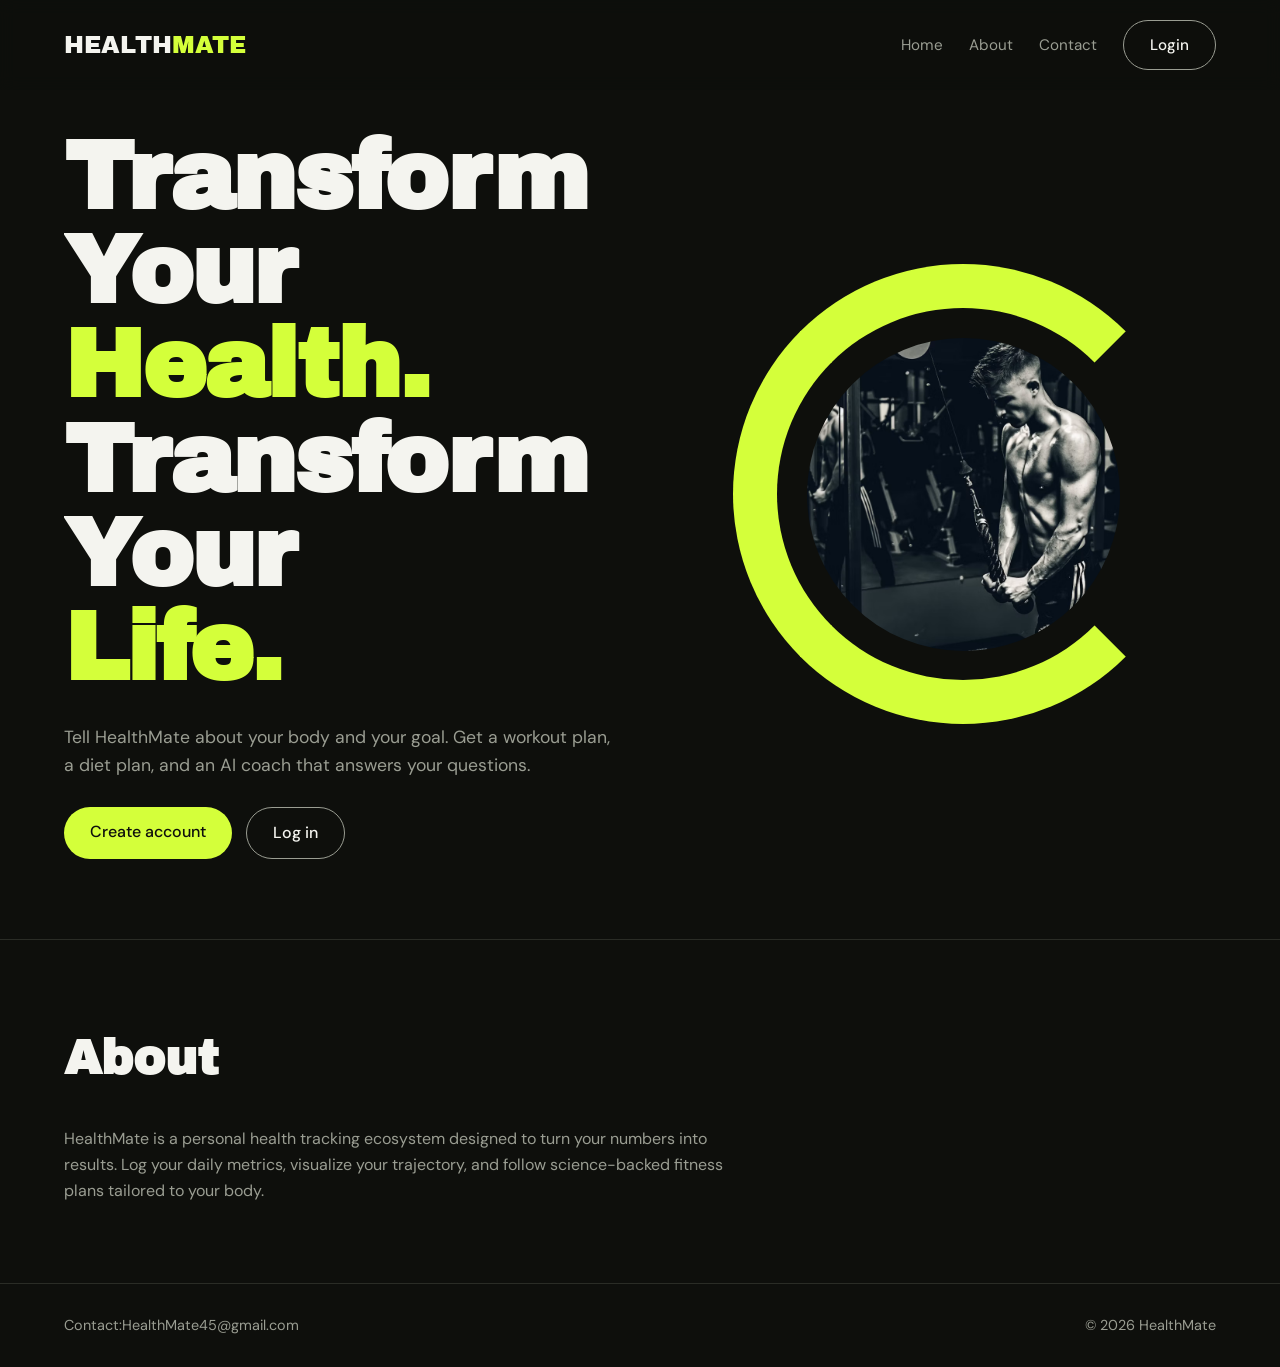
<file: frontend/index.html>
<!DOCTYPE html>
<html lang="en">
<head>
<meta charset="UTF-8">
<meta name="viewport" content="width=device-width, initial-scale=1">
<title>HealthMate | AI-powered health</title>
<link rel="preconnect" href="https://fonts.googleapis.com">
<link rel="preconnect" href="https://fonts.gstatic.com" crossorigin>
<link href="https://fonts.googleapis.com/css2?family=Archivo+Black&family=DM+Sans:wght@400;500&display=swap" rel="stylesheet">
<link rel="stylesheet" href="css/style.css">
</head>
<body>
<header class="nav">
  <a class="logo" href="#home">HEALTH<span>MATE</span></a>
  <nav>
    <a href="#home">Home</a>
    <a href="#about">About</a>
    <a href="#contact">Contact</a>
    <a class="btn-ghost" href="login.html">Login</a>
  </nav>
</header>

<main>
  <section class="hero" id="home">
    <div class="hero-text">
      <h1 aria-label="Transform your health. Transform your life.">
        <span class="line"><span>Transform</span></span>
        <span class="line"><span>Your</span></span>
        <span class="line accent"><span>Health.</span></span>
        <span class="line"><span>Transform</span></span>
        <span class="line"><span>Your</span></span>
        <span class="line accent"><span>Life.</span></span>
      </h1>
      <p class="sub">Tell HealthMate about your body and your goal. Get a workout plan, a diet plan, and an AI coach that answers your questions.</p>
      <div class="cta">
        <a class="btn" href="login.html?mode=signup">Create account</a>
        <a class="btn-ghost" href="login.html">Log in</a>
      </div>
    </div>

    <div class="hero-visual">
      <div class="ring"></div>
      <img src="images/hero.jpg" alt="Person working out">
    </div>
  </section>

  <section class="about" id="about">
    <h2>About</h2>
    <p>HealthMate is a personal health tracking ecosystem designed to turn your numbers into results. Log your daily metrics, visualize your trajectory, and follow science-backed fitness plans tailored to your body.</p>
  </section>
</main>

<footer id="contact">
  <span>Contact:HealthMate45@gmail.com</span>
  <span>&copy; 2026 HealthMate</span>
</footer>
</body>
</html>
</file>
<file: frontend/css/style.css>
:root{
  --bg:#0e0f0c; --text:#f4f4ef; --muted:#9a9d92; --line:#2a2c26; --accent:#d4ff3a;
  --head:"Archivo Black","Arial Black",Impact,sans-serif;
  --body:"DM Sans",system-ui,-apple-system,"Segoe UI",sans-serif;
}
*{box-sizing:border-box;margin:0;padding:0}
html{scroll-behavior:smooth}
body{background:var(--bg);color:var(--text);font-family:var(--body);line-height:1.6;overflow-x:hidden}
a{color:inherit;text-decoration:none}
a:focus-visible,button:focus-visible{outline:2px solid var(--accent);outline-offset:3px}

/* nav */
.nav{display:flex;justify-content:space-between;align-items:center;padding:20px 5vw;position:sticky;top:0;background:rgba(14,15,12,.85);backdrop-filter:blur(8px);z-index:10}
.logo{font-family:var(--head);font-size:1.5rem}
.logo span{color:var(--accent)}
.nav nav{display:flex;align-items:center;gap:26px}
.nav nav a{font-size:.95rem;color:var(--muted);transition:color .2s}
.nav nav a:hover{color:var(--text)}

/* buttons */
.btn,.btn-ghost{display:inline-block;padding:12px 26px;border-radius:999px;font-weight:500;transition:transform .2s,box-shadow .2s,background .2s}
.btn{background:var(--accent);color:#0e0f0c}
.btn:hover{transform:translateY(-2px);box-shadow:0 8px 28px rgba(212,255,58,.35)}
.btn-ghost{border:1px solid var(--muted);color:var(--text)!important}
.btn-ghost:hover{border-color:var(--accent);color:var(--accent)!important}

/* hero */
.hero{min-height:calc(100vh - 70px);display:grid;grid-template-columns:1.2fr 1fr;align-items:center;gap:40px;padding:40px 5vw 80px}
h1{font-family:var(--head);font-size:clamp(2.8rem,7.5vw,6.4rem);line-height:.98;letter-spacing:-.02em}
.line{display:block;overflow:hidden}
.line>span{display:block;transform:translateY(110%);animation:rise .9s cubic-bezier(.2,.8,.2,1) forwards}
.line:nth-child(1)>span{animation-delay:.1s}.line:nth-child(2)>span{animation-delay:.2s}
.line:nth-child(3)>span{animation-delay:.3s}.line:nth-child(4)>span{animation-delay:.4s}
.line:nth-child(5)>span{animation-delay:.5s}.line:nth-child(6)>span{animation-delay:.6s}
.accent{color:var(--accent)}
@keyframes rise{to{transform:translateY(0)}}
.sub{max-width:46ch;margin:28px 0;color:var(--muted);font-size:1.1rem;opacity:0;animation:fade .8s 1.1s forwards}
.cta{display:flex;gap:14px;flex-wrap:wrap;opacity:0;animation:fade .8s 1.3s forwards}
@keyframes fade{to{opacity:1}}

/* ring + photo */
.hero-visual{position:relative;display:grid;place-items:center;aspect-ratio:1;max-width:460px;width:100%;justify-self:center}
.ring{position:absolute;inset:0;border-radius:50%;border:44px solid var(--accent);border-right-color:transparent;animation:spin 14s linear infinite}
.hero-visual img{position:relative;width:68%;aspect-ratio:1;object-fit:cover;border-radius:50%;animation:float 5s ease-in-out infinite}
@keyframes spin{to{transform:rotate(360deg)}}
@keyframes float{50%{transform:translateY(-14px)}}

/* about + footer */
.about{padding:80px 5vw;border-top:1px solid var(--line)}
h2{font-family:var(--head);font-size:clamp(1.8rem,4vw,3rem);margin-bottom:30px}
.about p{color:var(--muted);max-width:60ch}
footer{display:flex;justify-content:space-between;flex-wrap:wrap;gap:10px;padding:30px 5vw;border-top:1px solid var(--line);color:var(--muted);font-size:.9rem}

/* mobile */
@media(max-width:800px){
  .hero{grid-template-columns:1fr;padding-top:20px}
  .hero-visual{max-width:300px}
  .ring{border-width:30px}
  .nav nav a:not(.btn-ghost){display:none}
}
@media(prefers-reduced-motion:reduce){
  *{animation:none!important;transition:none!important}
  .line>span{transform:none}.sub,.cta{opacity:1}
}
</file>
